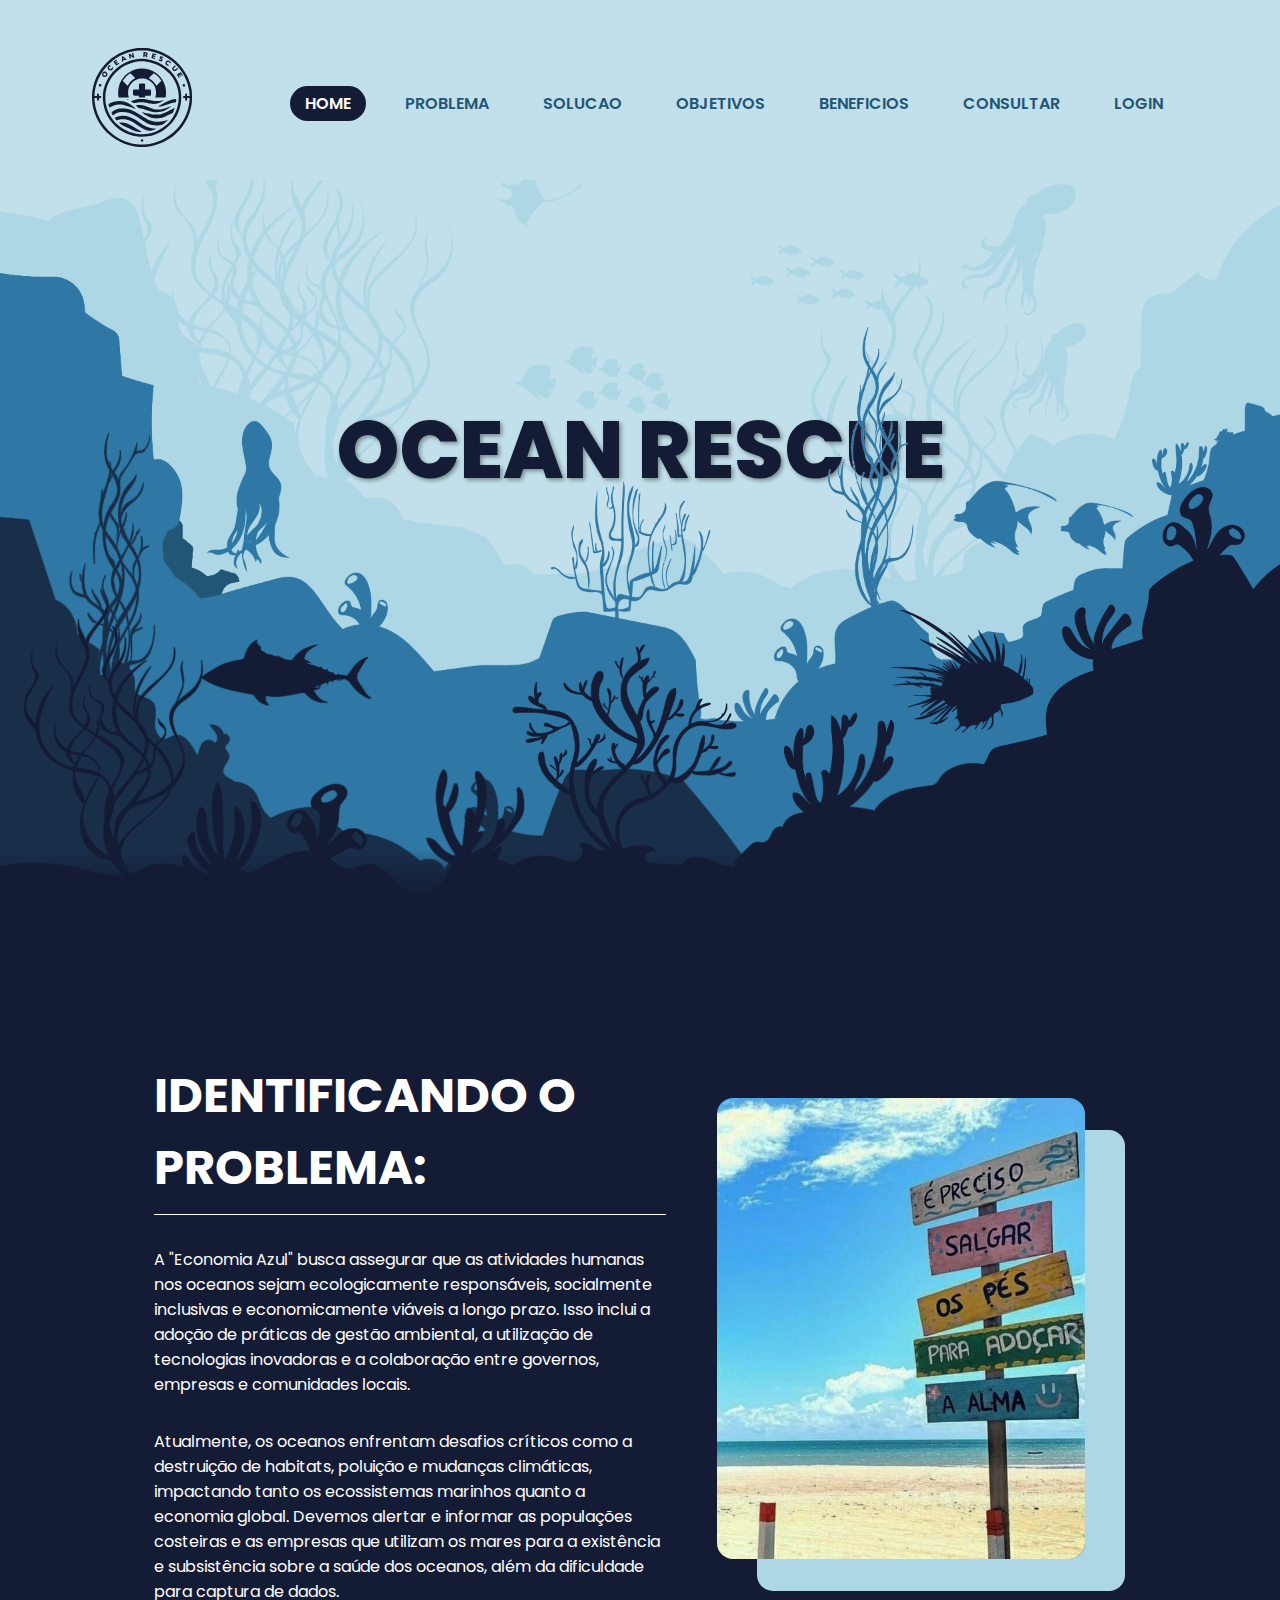
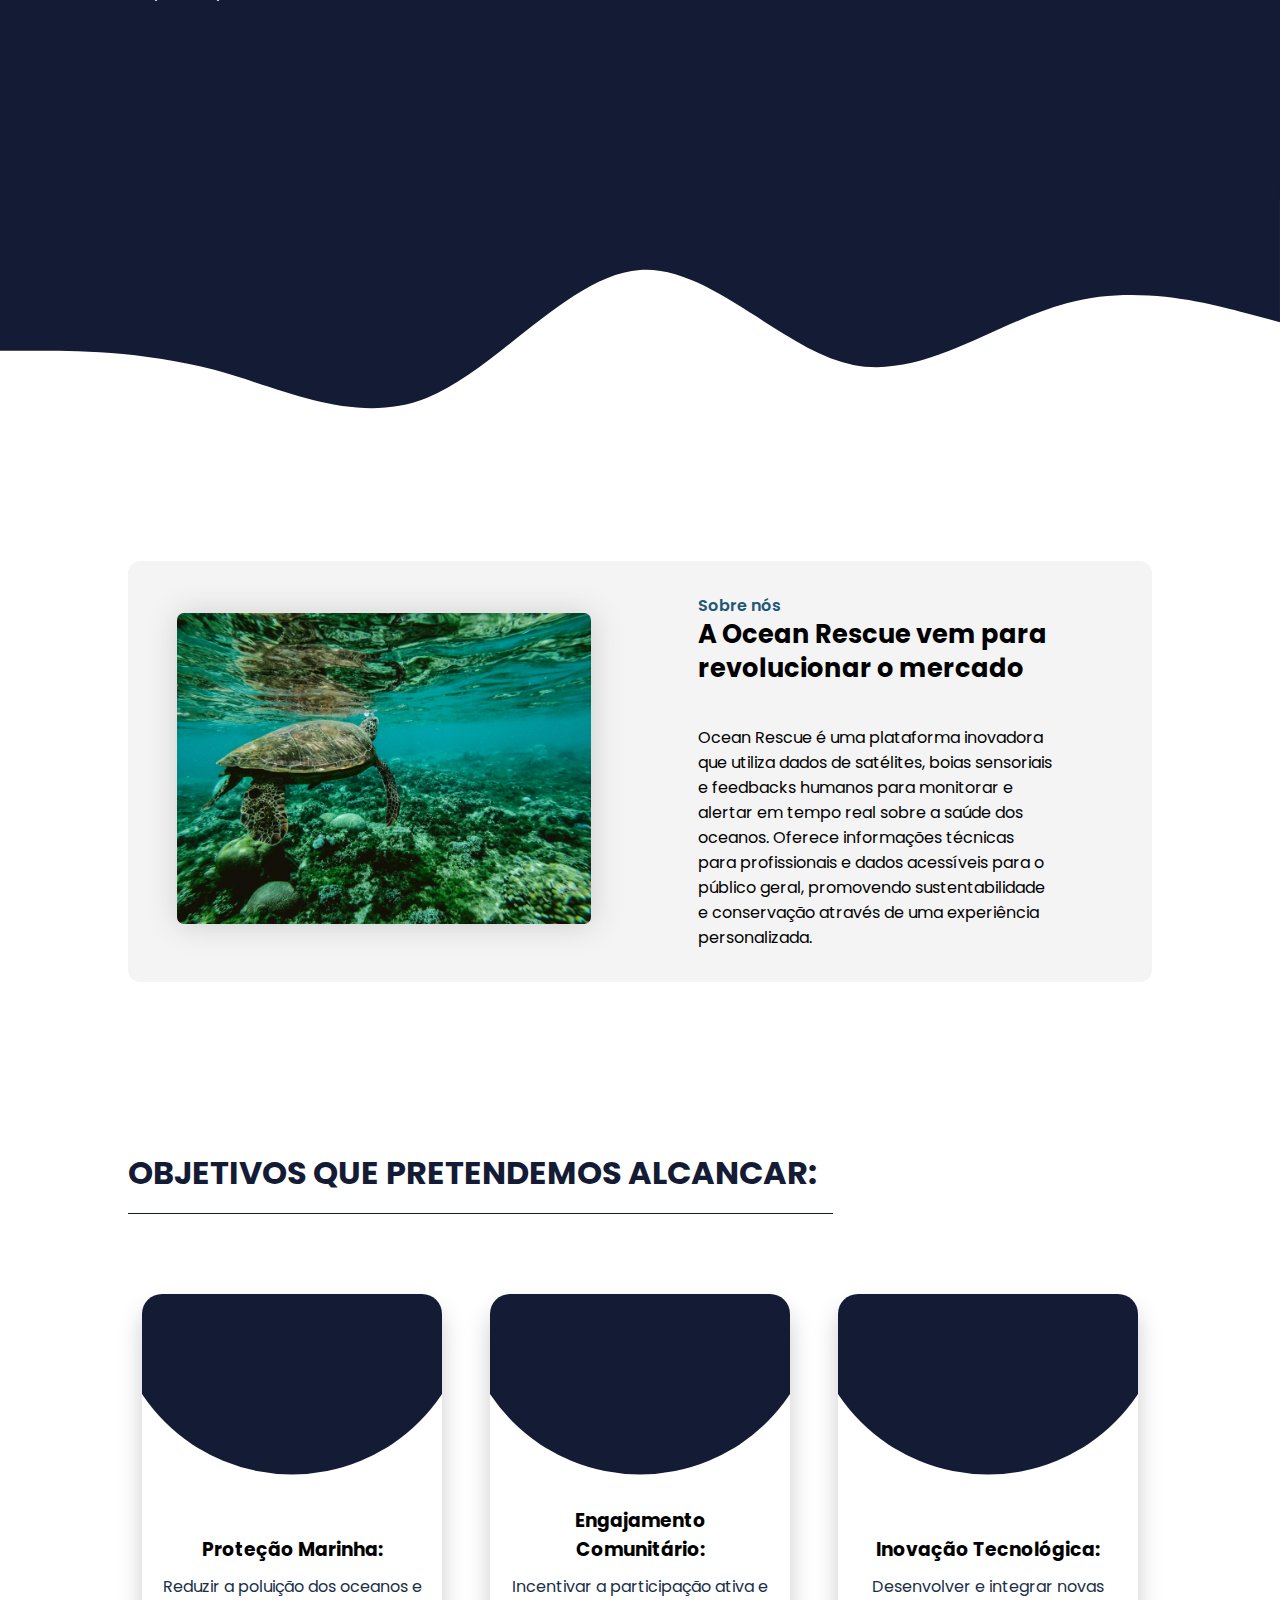
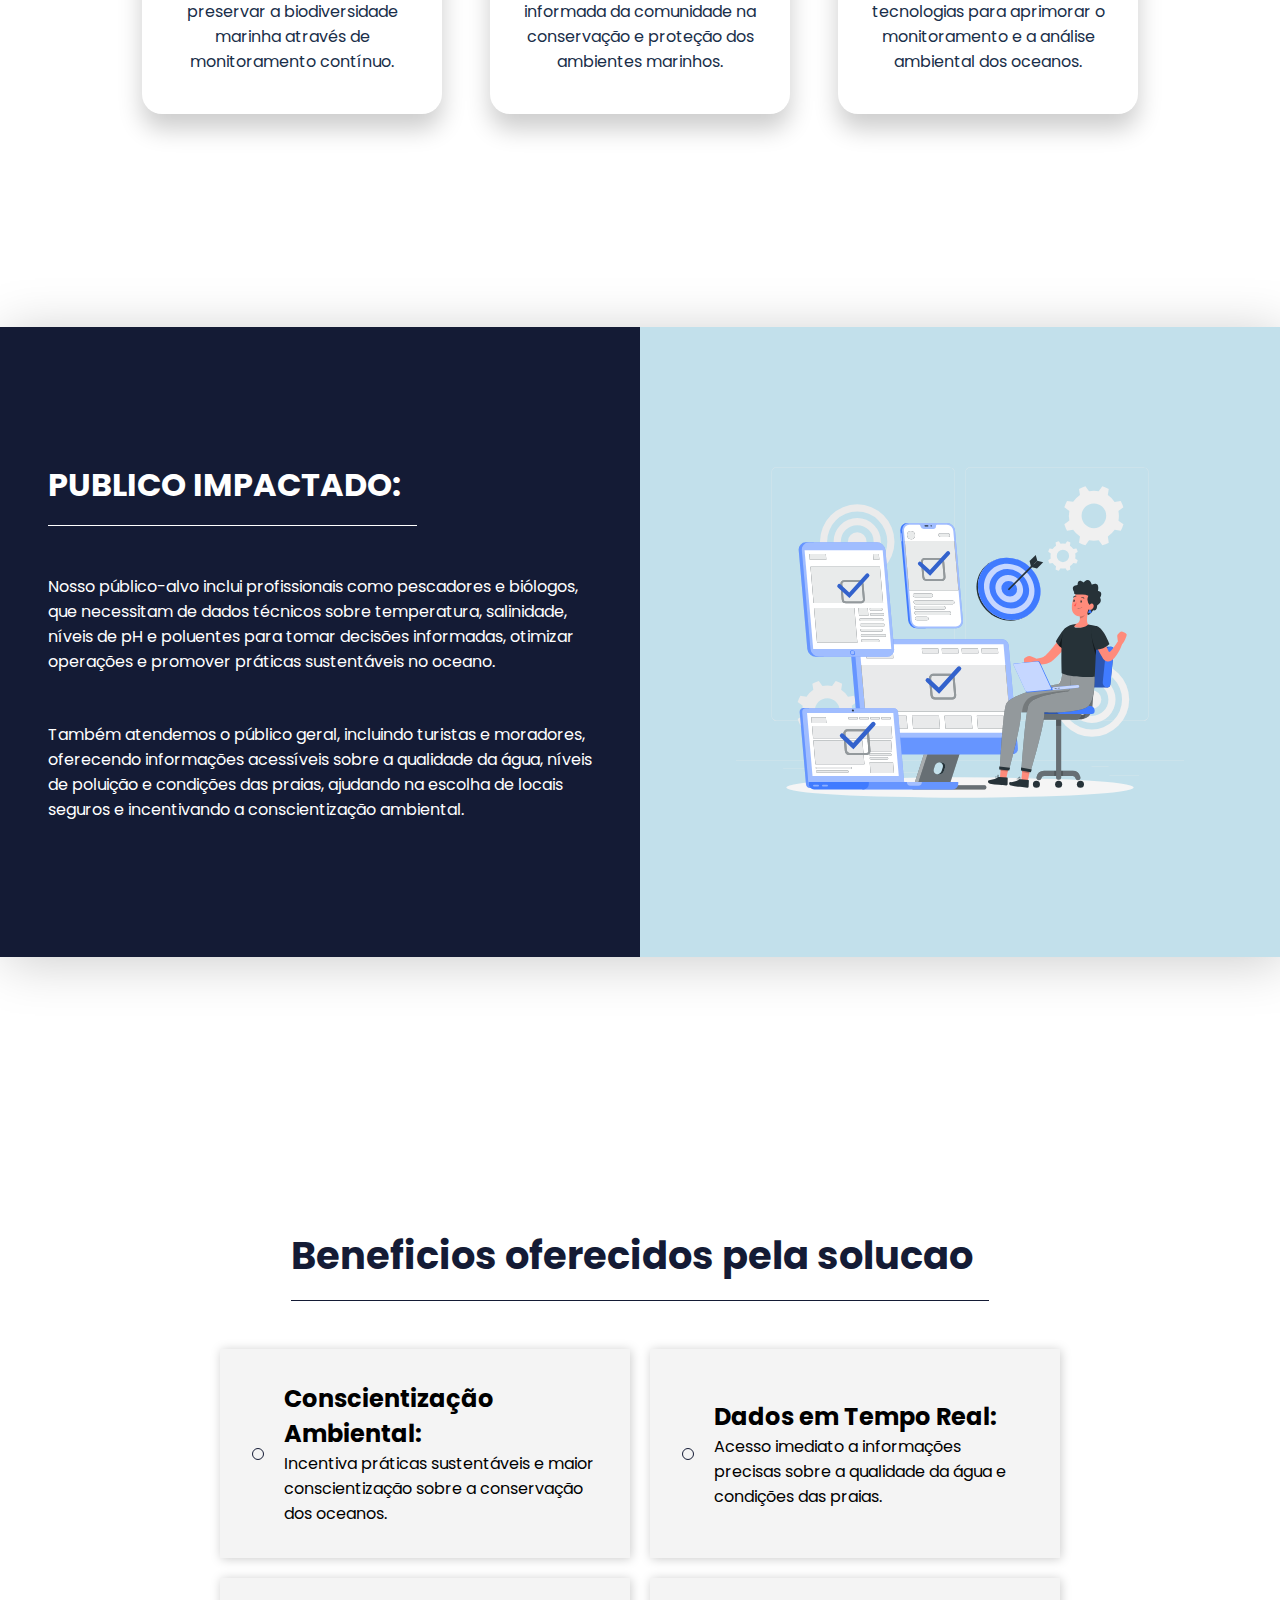
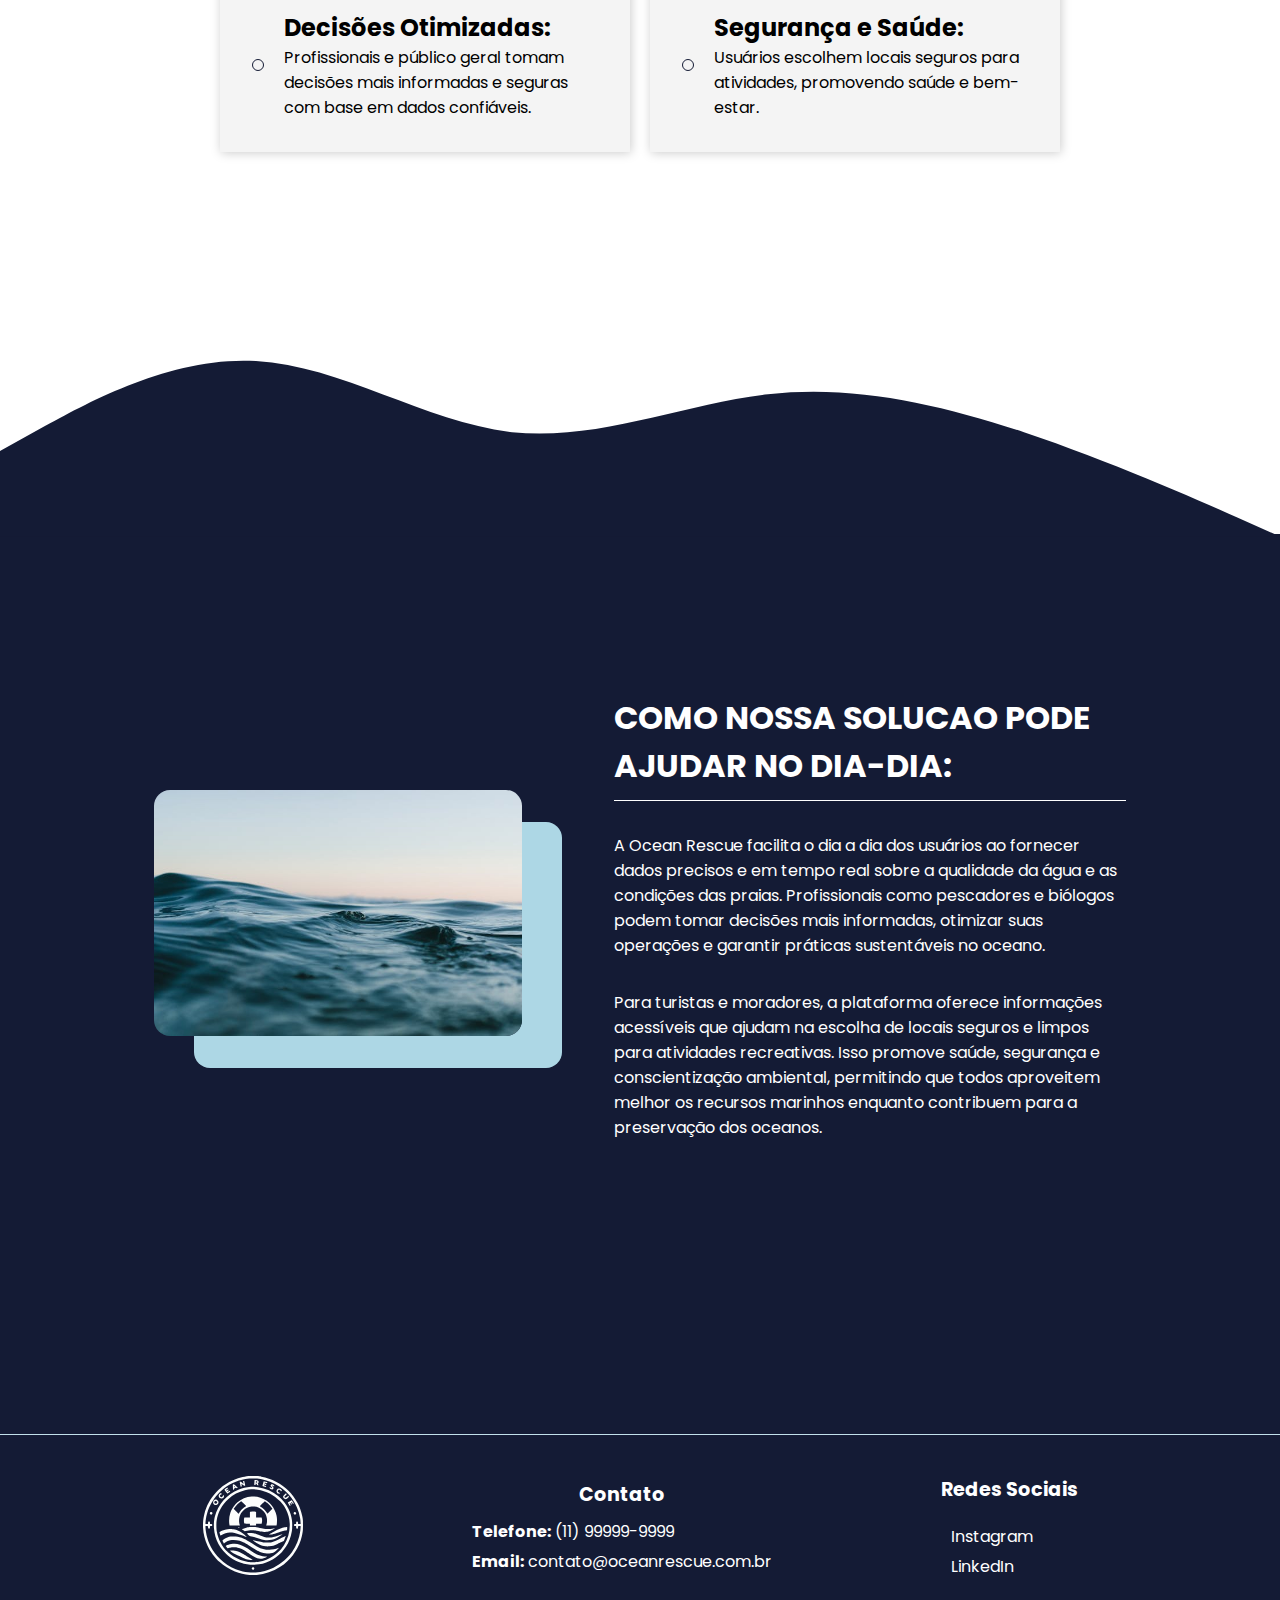
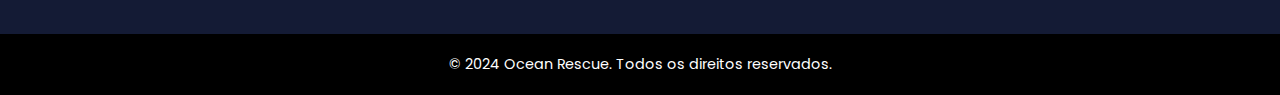
<file: index.html>
<!DOCTYPE html>
<html lang="pt-br">

<head>
    <meta charset="UTF-8">
    <meta name="viewport" content="width=device-width, initial-scale=1.0">
    <title>Ocean Rescue - Home</title>
    <link rel="stylesheet" href="css/style.css">
    <!-- Font Awesome -->
    <link rel="stylesheet" href="https://cdnjs.cloudflare.com/ajax/libs/font-awesome/6.5.2/css/all.min.css"
        integrity="sha512-SnH5WK+bZxgPHs44uWIX+LLJAJ9/2PkPKZ5QiAj6Ta86w+fsb2TkcmfRyVX3pBnMFcV7oQPJkl9QevSCWr3W6A=="
        crossorigin="anonymous" referrerpolicy="no-referrer" />
</head>

<body>
    <header>
        <h2 class="nav-logo"><img src="./img/logo.svg" alt="Logo da Ocean Rescue"></h2>
        <nav class="navigation">
            <a href="#" class="active">HOME</a>
            <a href="#problema">PROBLEMA</a>
            <a href="#solucao">SOLUCAO</a>
            <a href="#objetivos">OBJETIVOS</a>
            <a href="#beneficios">BENEFICIOS</a>
            <a href="./pages/consulta.html">CONSULTAR</a>
            <a href="./pages/login.html">LOGIN</a>
        </nav>
    </header>

    <section id="parallax">
        <img src="./img/parallax-1.png" id="parallax1">
        <img src="./img/parallax-2.png" id="parallax2">
        <h2 id="parallax-text">OCEAN RESCUE</h2>
        <img src="./img/parallax-3.png" id="parallax3">
        <img src="./img/parallax-4.png" id="parallax4">
        <img src="./img/parallax-5.png" id="fish-top">
        <img src="./img/parallax-6.png" id="fish-right">
        <img src="./img/parallax-7.png" id="fish-left">
    </section>

    <section id="problema">
        <div class="problema">
            <div class="problema-container">
                <div class="problema-text">
                    <h3>IDENTIFICANDO O PROBLEMA:</h3>
                    <p>
                        A "Economia Azul" busca assegurar que as atividades humanas nos oceanos sejam ecologicamente
                        responsáveis, socialmente inclusivas e economicamente viáveis a longo prazo. Isso inclui a
                        adoção de
                        práticas de gestão ambiental, a utilização de tecnologias inovadoras e a colaboração entre
                        governos,
                        empresas e comunidades locais.
                    </p>
                    <p>
                        Atualmente, os oceanos enfrentam desafios críticos como a destruição de habitats, poluição e
                        mudanças climáticas, impactando tanto os ecossistemas marinhos quanto a economia global. Devemos
                        alertar e informar as populações costeiras e as empresas que utilizam os mares para a existência
                        e
                        subsistência sobre a saúde dos oceanos, além da dificuldade para captura de dados.
                    </p>
                </div>
                <div class="problema-photo">
                    <img src="./img/Praia1.png" alt="Imagem meu uma praia em um dia ensolarado">
                </div>
            </div>
        </div>
        <svg xmlns="http://www.w3.org/2000/svg" viewBox="0 0 1440 320">
            <path fill="#141b35" fill-opacity="1"
                d="M0,192L40,192C80,192,160,192,240,213.3C320,235,400,277,480,245.3C560,213,640,107,720,101.3C800,96,880,192,960,208C1040,224,1120,160,1200,138.7C1280,117,1360,139,1400,149.3L1440,160L1440,0L1400,0C1360,0,1280,0,1200,0C1120,0,1040,0,960,0C880,0,800,0,720,0C640,0,560,0,480,0C400,0,320,0,240,0C160,0,80,0,40,0L0,0Z">
            </path>
        </svg>
    </section>

    <section class="solucao" id="solucao">
        <div class="solucao-container">
            <div class="solucao-photo">
                <img src="./img/foto-sobre.jpg" alt="Foto de um tartaruga nadando no mar">
            </div>
            <div class="solucao-text">
                <h4>Sobre nós</h4>
                <h3>A Ocean Rescue vem para revolucionar o mercado</h3>
                <p>Ocean Rescue é uma plataforma inovadora que utiliza dados de satélites, boias sensoriais e feedbacks
                    humanos para monitorar e alertar em tempo real sobre a saúde dos oceanos. Oferece informações
                    técnicas para profissionais e dados acessíveis para o público geral, promovendo sustentabilidade e
                    conservação através de uma experiência personalizada.</p>
            </div>
        </div>
    </section>

    <!-- Cards -->
    <section class="cards" id="objetivos">
        <div class="cards-container">
            <h2 class="cards-title">OBJETIVOS QUE PRETENDEMOS ALCANCAR:</h2>
            <div class="cards-list">
                <!-- 1o. card -->
                <div class="card">
                    <div class="card-icon">
                        <i class="fa-solid fa-satellite-dish"></i>
                    </div>
                    <div class="content">
                        <h3>Proteção Marinha:</h3>
                        <p>Reduzir a poluição dos oceanos e preservar a biodiversidade marinha através de monitoramento
                            contínuo.</p>
                    </div>
                </div>
                <!-- fim 1o. card -->
                <!-- 2o. card -->
                <div class="card">
                    <div class="card-icon">
                        <i class="fa-solid fa-database"></i>
                    </div>
                    <div class="content">
                        <h3>Engajamento Comunitário:</h3>
                        <p>Incentivar a participação ativa e informada da comunidade na conservação e proteção dos
                            ambientes marinhos.</p>
                    </div>
                </div>
                <!-- fim 2o. card -->
                <!-- 3o. card -->
                <div class="card">
                    <div class="card-icon">
                        <i class="fa-solid fa-vr-cardboard"></i>
                    </div>
                    <div class="content">
                        <h3>Inovação Tecnológica:</h3>
                        <p>Desenvolver e integrar novas tecnologias para aprimorar o monitoramento e a análise ambiental
                            dos oceanos.</p>
                    </div>
                </div>
                <!-- fim 3o. card -->
            </div>
        </div>
    </section>
    <!-- Fim Cards -->

    <section id="publico">
        <div class="publico-container">
            <div class="publico-text">
                <h3>PUBLICO IMPACTADO:</h3>
                <p>Nosso público-alvo inclui profissionais como pescadores e biólogos, que necessitam de dados técnicos
                    sobre temperatura, salinidade, níveis de pH e poluentes para tomar decisões informadas, otimizar
                    operações e promover práticas sustentáveis no oceano.
                </p>
                <p>Também atendemos o público geral, incluindo turistas e moradores, oferecendo informações acessíveis
                    sobre a qualidade da água, níveis de poluição e condições das praias, ajudando na escolha de locais
                    seguros e incentivando a conscientização ambiental.
                </p>
            </div>
            <div class="publico-photo">
                <img src="./img/targeting-rafiki.svg" alt="Imagem do mar em uma final de tarde">
            </div>
        </div>
    </section>

    <section id="beneficios">
        <div class="beneficios-container">
            <h3>Beneficios oferecidos pela solucao</h3>
            <div class="beneficios-topicos">
                <!-- 1o Topico -->
                <div class="topico">
                    <i class="fa-solid fa-check"></i>
                    <div>
                        <h2>Conscientização Ambiental:</h2>
                        <p>Incentiva práticas sustentáveis e maior conscientização sobre a conservação dos oceanos.</p>
                    </div>
                </div>
                <!-- fim 1o Topico -->
                <!-- 2o Topico -->
                <div class="topico">
                    <i class="fa-solid fa-check"></i>
                    <div>
                        <h2>Dados em Tempo Real:</h2>
                        <p>Acesso imediato a informações precisas sobre a qualidade da água e condições das praias. </p>
                    </div>
                </div>
                <!-- fim 2o Topico -->
                <!-- 3o Topico -->
                <div class="topico">
                    <i class="fa-solid fa-check"></i>
                    <div>
                        <h2>Decisões Otimizadas:</h2>
                        <p>Profissionais e público geral tomam decisões mais informadas e seguras com base em dados
                            confiáveis.</p>
                    </div>
                </div>
                <!-- fim 3o Topico -->
                <!-- 4o Topico -->
                <div class="topico">
                    <i class="fa-solid fa-check"></i>
                    <div>
                        <h2>Segurança e Saúde:</h2>
                        <p>Usuários escolhem locais seguros para atividades, promovendo saúde e bem-estar.</p>
                    </div>
                </div>
                <!-- fim 4o Topico -->
            </div>
        </div>
    </section>

    <section id="ajuda">
        <svg xmlns="http://www.w3.org/2000/svg" viewBox="0 0 1440 320">
            <path fill="#141b35" fill-opacity="1"
                d="M0,224L48,197.3C96,171,192,117,288,122.7C384,128,480,192,576,202.7C672,213,768,171,864,160C960,149,1056,171,1152,202.7C1248,235,1344,277,1392,298.7L1440,320L1440,320L1392,320C1344,320,1248,320,1152,320C1056,320,960,320,864,320C768,320,672,320,576,320C480,320,384,320,288,320C192,320,96,320,48,320L0,320Z">
            </path>
        </svg>
        <div class="problema">
            <div class="problema-container">
                <div class="problema-photo">
                    <img src="./img/ocean.jpg" alt="Imagem meu uma praia em um dia ensolarado">
                </div>
                <div class="problema-text">
                    <h3>COMO NOSSA SOLUCAO PODE AJUDAR NO DIA-DIA:</h3>
                    <p>
                        A Ocean Rescue facilita o dia a dia dos usuários ao fornecer dados precisos e em tempo real
                        sobre a qualidade da água e as condições das praias. Profissionais como pescadores e biólogos
                        podem tomar decisões mais informadas, otimizar suas operações e garantir práticas sustentáveis
                        no oceano.
                    </p>
                    <p>
                        Para turistas e moradores, a plataforma oferece informações acessíveis que ajudam na escolha de
                        locais seguros e limpos para atividades recreativas. Isso promove saúde, segurança e
                        conscientização ambiental, permitindo que todos aproveitem melhor os recursos marinhos enquanto
                        contribuem para a preservação dos oceanos.
                    </p>
                </div>
            </div>
        </div>
    </section>

    <!-- Footer -->
    <footer class="footer" id="contato">
        <div class="footer-content">
            <div class="footer-logo">
                <img src="./img/logo-light.svg" alt="Logo da Ocean Rescue">
            </div>
            <div class="footer-contact">
                <h3>Contato</h3>
                <p><strong>Telefone:</strong> (11) 99999-9999</p>
                <p><strong>Email:</strong> contato@oceanrescue.com.br</p>
            </div>
            <div class="footer-social">
                <h3>Redes Sociais</h3>
                <a href="#" target="_blank">
                    <i class="fa-brands fa-linkedin .social-icon"></i> Instagram
                </a>
                <a href="#" target="_blank">
                    <i class="fa-brands fa-instagram .social-icon"></i> LinkedIn
                </a>
            </div>
        </div>
        <div class="footer-bottom">
            <p>&copy; 2024 Ocean Rescue. Todos os direitos reservados.</p>
        </div>
    </footer>
    <!-- Fim Footer -->
    <script src="./js/script.js"></script>
</body>

</html>
</file>
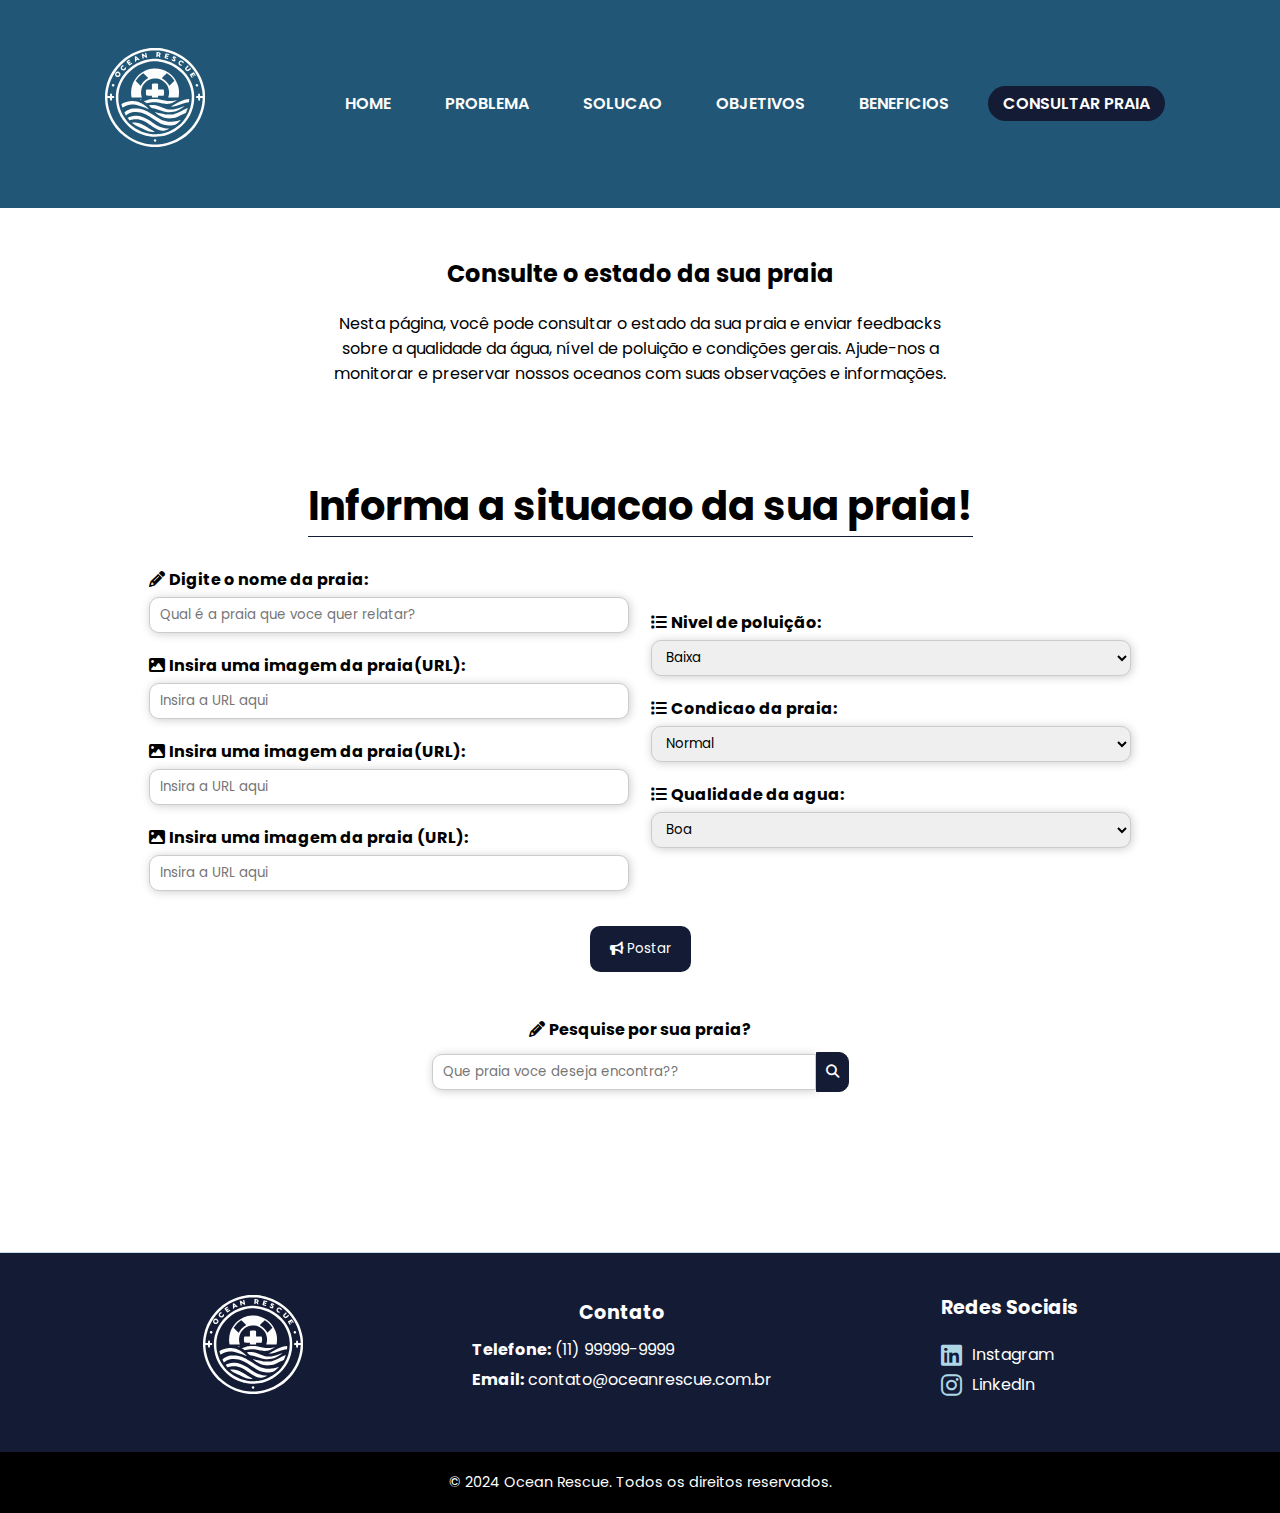
<file: pages/consulta.html>
<!DOCTYPE html>
<html lang="pt-br">

<head>
    <meta charset="UTF-8">
    <meta name="viewport" content="width=device-width, initial-scale=1.0">
    <title>Ocean Rescue - Consulta Praia</title>
    <link rel="stylesheet" href="../css/style.css">
    <link rel="stylesheet" href="https://cdnjs.cloudflare.com/ajax/libs/font-awesome/6.5.2/css/all.min.css">
</head>

<body>
    <div class="container-consulta">
        <header>
            <h2 class="nav-logo"><img src="../img/logo-light.svg" alt="Logo da Ocean Rescue"></h2>
            <nav class="navigation">
                <a href="../index.html">HOME</a>
                <a href="../index.html#problema">PROBLEMA</a>
                <a href="../index.html#solucao">SOLUCAO</a>
                <a href="../index.html#objetivos">OBJETIVOS</a>
                <a href="../index.html#beneficios">BENEFICIOS</a>
                <a href="#" class="active">CONSULTAR PRAIA</a>
            </nav>
        </header>

        <section id="consulta-info">
            <div class="container-info">
                <h2>Consulte o estado da sua praia</h2>
                <p>Nesta página, você pode consultar o estado da sua praia e enviar feedbacks sobre a qualidade da água,
                    nível de poluição e condições gerais. Ajude-nos a monitorar e preservar nossos oceanos com suas
                    observações e informações.</p>
            </div>
        </section>

        <section class="section-formulario">
            <form class="container-formulario" data-form>
                <h3>Informa a situacao da sua praia!</h3>
                <div class="row-container">
                    <div>
                        <!-- Input Nome da praia -->
                        <div class="container-inputs">
                            <label for="Nome"><i class="fa-solid fa-pencil"></i> <strong>Digite o nome da
                                    praia:</strong></label>
                            <input type="text" name="Nome" data-nome placeholder="Qual é a praia que voce quer relatar?"
                                required>
                        </div>
                        <!-- Input Imagem da praia -->
                        <div class="container-inputs">
                            <label for="imagem1"><i class="fa-solid fa-image"></i> <strong>Insira uma imagem da
                                    praia(URL):</strong></label>
                            <input type="text" name="imagem1" data-imagem placeholder="Insira a URL aqui" required>
                        </div>
                        <!-- Input Imagem da praia -->
                        <div class="container-inputs">
                            <label for="imagem2"><i class="fa-solid fa-image"></i> <strong>Insira uma imagem da
                                    praia(URL):</strong></label>
                            <input type="text" name="imagem2" data-imagem placeholder="Insira a URL aqui">
                        </div>
                        <!-- Input Imagem da praia -->
                        <div class="container-inputs">
                            <label for="imagem3"><i class="fa-solid fa-image"></i> <strong>Insira uma imagem da praia
                                    (URL):</strong></label>
                            <input type="text" name="imagem3" data-imagem placeholder="Insira a URL aqui">
                        </div>
                    </div>
        
                    <div>
                        <div class="container-inputs">
                            <label for="poluicao"><i class="fa-solid fa-list"></i> <strong>Nivel de poluição:</strong></label>
                            <select name="poluicao" data-poluicao>
                                <option value="Baixa">Baixa</option>
                                <option value="Alta">Alta</option>
                                <option value="Muito Alta">Muito Alta</option>
                            </select>
                        </div>
                        <!-- Select Condicao da praia -->
                        <div class="container-inputs">
                            <label for="condicao"><i class="fa-solid fa-list"></i> <strong>Condicao da praia:</strong></label>
                            <select name="condicao" data-condicao>
                                <option value="Normal">Normal</option>
                                <option value="Boa">Boa</option>
                                <option value="Ruim">Ruim</option>
                            </select>
                        </div>
                        <!-- Select Qualidade das aguas -->
                        <div class="container-inputs">
                            <label for="qualidade"><i class="fa-solid fa-list"></i> <strong>Qualidade da agua:</strong></label>
                            <select name="qualidade" data-qualidade>
                                <option value="Boa">Boa</option>
                                <option value="Ruim">Ruim</option>
                                <option value="Muito Ruim">Muito Ruim</option>
                            </select>
                        </div>
                    </div>
                </div>

                <!-- Select Nivel de poluicao -->
                <button type="submit" class="btn-consulta" data-button><i class="fa-solid fa-bullhorn"></i> Postar</button>
            </form>
        </section>


        <section class="section-posts">
            <div class="container-filter">
                <label for="Nome"><i class="fa-solid fa-pencil"></i> <strong>Pesquise por sua praia?</strong></label>
                <div>
                    <input type="text" name="Nome" data-pesquisa placeholder="Que praia voce deseja encontra??">
                    <button data-botaoPesquisa><i class="fas fa-search"></i></button>
                </div>
            </div>
            <div class="exibir-praias">
                <!-- <div class="objeto-carrosel">
                    <h2>Titulo</h2>
                    <div class="carrosel">
                        <button id="prev-img"><</button>
                        <div class="container-carrosel">
                            <div class="container-images" id="images">
                                <img src="./imgs/1.gif" alt="">
                                <img src="./imgs/2.png" alt="">
                                <img src="./imgs/3.png" alt="">
                            </div>
                        </div>
                        <button id="next-img">></button>
                    </div>
                    <p>Poluicao</p>
                    <p>Condicao</p>
                    <p>Qualidade</p>
                    <p>Data</p>
                    <div class="container-btns">
                        <button>Edit</button>
                        <button>Delete</button>
                    </div>
                </div> -->
            </div>
        </section>

        <!-- Footer -->
        <footer class="footer" id="contato">
            <div class="footer-content">
                <div class="footer-logo">
                    <img src="../img/logo-light.svg" alt="Logo da Ocean Rescue">
                </div>
                <div class="footer-contact">
                    <h3>Contato</h3>
                    <p><strong>Telefone:</strong> (11) 99999-9999</p>
                    <p><strong>Email:</strong> contato@oceanrescue.com.br</p>
                </div>
                <div class="footer-social">
                    <h3>Redes Sociais</h3>
                    <a href="#" target="_blank">
                        <i class="fa-brands fa-linkedin .social-icon"></i> Instagram
                    </a>
                    <a href="#" target="_blank">
                        <i class="fa-brands fa-instagram .social-icon"></i> LinkedIn
                    </a>
                </div>
            </div>
            <div class="footer-bottom">
                <p>&copy; 2024 Ocean Rescue. Todos os direitos reservados.</p>
            </div>
        </footer>
        <!-- Fim Footer -->
    </div>

    <script src="../js/consultar.js"></script>
</body>

</html>
</file>
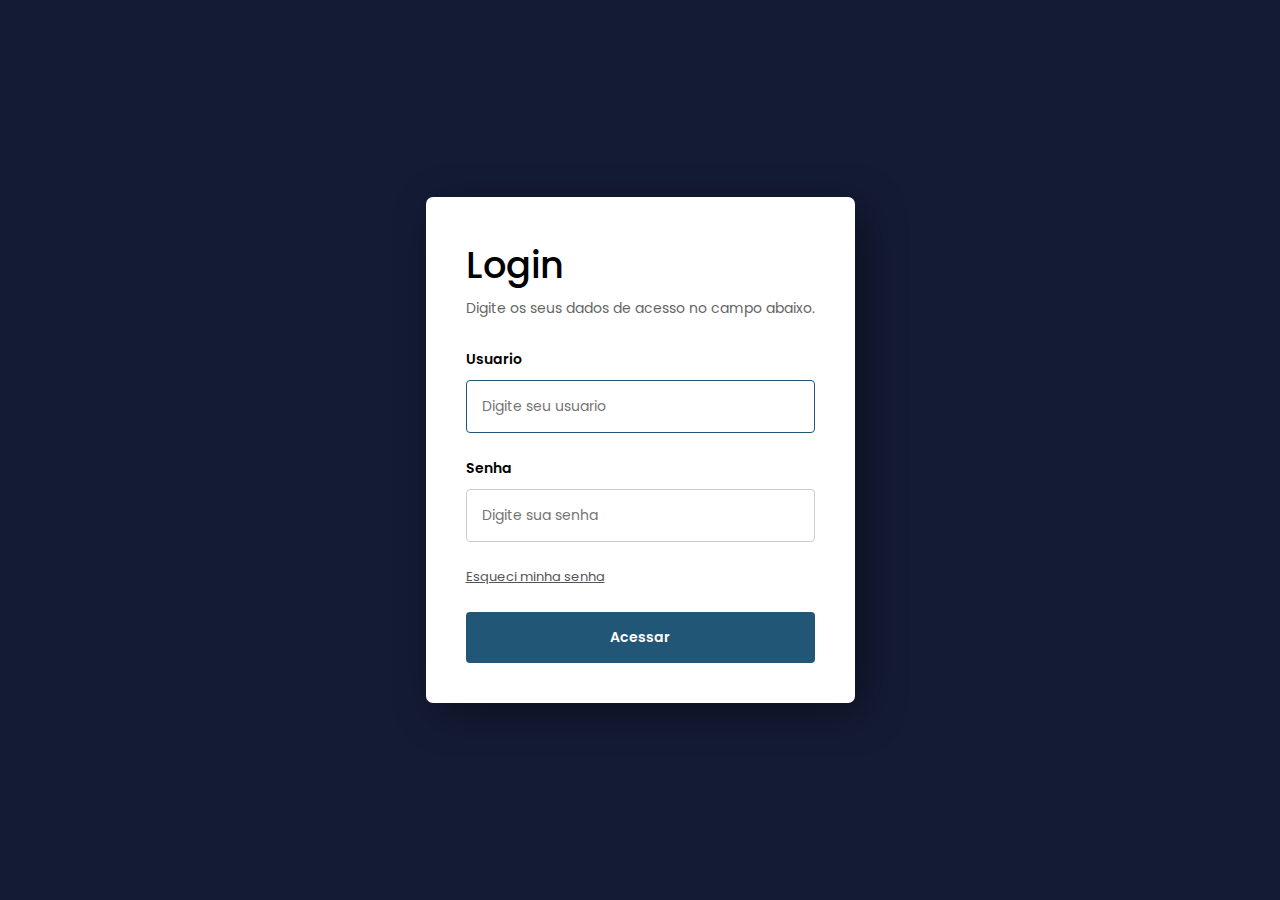
<file: pages/login.html>
<!DOCTYPE html>
<html lang="pt-br">
<head>
    <meta charset="UTF-8">
    <meta name="viewport" content="width=device-width, initial-scale=1.0">
    <title>Ocean Rescue - Login</title>
    <link rel="stylesheet" href="../css/style.css">
</head>
<body>
    <div class="page">
        <form method="POST" class="formLogin" data-form>
            <h1>Login</h1>
            <p>Digite os seus dados de acesso no campo abaixo.</p>
            <label for="text">Usuario</label>
            <input type="text" placeholder="Digite seu usuario" autofocus="true" data-usuario required/>
            <label for="password">Senha</label>
            <input type="password" placeholder="Digite sua senha" data-senha required/>
            <a href="/">Esqueci minha senha</a>
            <input type="submit" value="Acessar" class="btn-login" data-botao/>
        </form>
    </div>
    <script src="../js/login.js"></script>
</body>
</html>
</file>
<file: css/style.css>
@import url('https://fonts.googleapis.com/css2?family=Poppins&display=swap');

:root {
    --background-body-darkest: #141b35;
    --background-body-dark: #192e49;
    --background-body-medium: #215676;
    --background-body-light: #add7e5;
    --background-body-lightest: #c2e0eb;
    --color-black: #000;
    --color-white: #fff;
    --transition: .4s;
}

* {
    font-family: "Poppins", sans-serif;
    padding: 0;
    margin: 0;
    box-sizing: border-box;
}

html {
    scroll-behavior: smooth;
}

body {
    min-height: 100vh;
}

/* ======== cabecalho ======== */

header {
    position: absolute;
    top: 0;
    left: 0;
    width: 100%;
    display: flex;
    justify-content: space-around;
    align-items: center;
    padding: 3em;
    z-index: 100;
}

.nav-logo {
    font-size: 2em;
    color: var(--background-body-darkest);
    pointer-events: none;
}

.navigation a {
    text-decoration: none;
    color: var(--background-body-medium);
    padding: 6px 15px;
    border-radius: 20px;
    margin: 0 10px;
    font-weight: 600;
    transition: var(--transition);
}

.navigation a:hover,
.navigation a.active {
    background-color: var(--background-body-darkest);
    color: white;
}

/* ======== fim cabecalho ======== */

/* ======== parallax ======== */

#parallax {
    position: relative;
    display: flex;
    justify-content: center;
    align-items: center;
    height: 100vh;
    overflow: hidden;
    background-color: var(--background-body-lightest);
}

#parallax-text {
    text-align: center;
    position: absolute;
    font-size: 5em;
    color: var(--background-body-darkest);
    font-weight: 800;
    text-shadow: 2px 2px 4px rgb(0, 0, 0, 0.4);
}

#parallax img {
    position: absolute;
    bottom: 0;
    left: 0;
    width: 100%;
    pointer-events: none;
}

#parallax::before {
    content: '';
    position: absolute;
    bottom: 0;
    width: 100%;
    height: 50px;
    background: linear-gradient(to top, var(--background-body-darkest), transparent);
    z-index: 1000;
}

/* ======== fim parallax ======== */

/* ======== problema ======== */

#problema {
    margin-bottom: 10vh;
}

#problema svg {
    margin-top: -20px;
}

.problema {
    width: 100%;
    min-height: 100vh;
    background-color: var(--background-body-darkest);
}

.problema-container {
    width: 80%;
    margin: 0 auto;
    display: flex;
    justify-content: center;
    align-items: center;
    padding: 10em 0;
}

.problema-text {
    width: 50%;
    color: var(--color-white);
    display: flex;
    margin: 0 auto;
    flex-direction: column;
    flex-wrap: wrap;
    gap: 2rem;

    p {
        font-size: clamp(1rem, 1vw, 30px)
    }
}

.problema-text h3 {
    font-size: 3em;
    padding-bottom: 10px;
    border-bottom: 1px solid var(--color-white);
}

.problema-photo {
    width: 40%;
    margin: 0 auto;
}

.problema-photo img {
    width: 90%;
    border-radius: 1rem;
    box-shadow: 2.5em 2em 0 0 var(--background-body-light);
}

/* ======== fim problema ======== */

/* ======== solucao ======== */

#solucao {
    margin-bottom: 10vh;
}

.solucao-container {
    width: 80%;
    height: 40%;
    margin: 50px auto;
    display: flex;
    align-items: center;
    justify-content: space-evenly;
    flex-wrap: wrap;
    background-color: #f4f4f4;
    border-radius: 12px;
}

.solucao-photo {
    width: 45%;
    margin: 50px auto;
    text-align: center;
}

.solucao-photo img {
    width: 90%;
    box-shadow: 1px 1px 30px #ccc;
    border-radius: 7px;
}

.solucao-text {
    width: 45%;
    margin: 0 auto;
    padding: 2em;
    display: flex;
    flex-direction: column;
    align-items: flex-start;
    justify-content: center;
    gap: 40px;
}

.solucao-text h4 {
    color: var(--background-body-medium);
    font-weight: 600;
    margin-bottom: -40px;
}

.solucao-text h3 {
    font-size: clamp(18px, 2vw, 35px);
    /* text-wrap: balance; */
    line-height: 1.3;
}

.solucao-text p {
    width: 90%;
}

/* ======== fim solucao ======== */

/* ======== cards ======== */

#objetivos {
    margin-bottom: 15vh;
}

.cards {
    min-height: 80vh;
    display: flex;
    align-items: center;
    justify-content: center;
}

.cards-container {
    width: 80%;
    margin: 0 auto;
}

.cards-container .cards-title {
    font-size: 2em;
    color: var(--background-body-darkest);
    padding: 0 1rem 1rem 0;
    border-bottom: 1px solid var(--background-body-darkest);
    width: fit-content;
    margin-bottom: 5rem;
}

.cards-list {
    display: grid;
    grid-template-columns: repeat(auto-fit, minmax(250px, 1fr));
    gap: 20px;
    justify-items: center;
}

.card {
    position: relative;
    width: 100%;
    max-width: 300px;
    height: 420px;
    background: var(--color-white);
    border-radius: 20px;
    overflow: hidden;
    box-shadow: 0 15px 25px rgba(0, 0, 0, 0.2);
    transition: 0.5s;
}

.card:hover {
    transform: scale(1.1);
}

.card .card-icon {
    position: relative;
    width: 100%;
    height: 100%;
    background: var(--background-body-darkest);
    clip-path: circle(180px at center 0);
    text-align: center;
}

.card .card-icon i {
    color: var(--color-white);
    font-size: 5em;
    padding: 30px 0;
}

.card .content {
    position: absolute;
    bottom: 20px;
    padding: 20px;
    page-break-after: 20px;
    text-align: center;
}

.card .content p {
    color: var(--background-body-dark);
    margin-top: 10px;
}

.card .content a {
    position: relative;
    display: inline-block;
    padding: 10px 20px;
    background: var(--background-body-darkest);
    color: var(--color-white);
    border-radius: 40px;
    text-decoration: none;
    margin-top: 20px;
}

/* ======== fim cards ======== */

/* ======== publico ======== */

#publico {
    min-height: 100vh;
}

.publico-container {
    height: 70vh;
    background-color: var(--background-body-lightest);
    display: flex;
    align-items: center;
    box-shadow: 5px 5px 50px #ccc;
}

.publico-text {
    height: 70vh;
    width: 50%;
    display: flex;
    flex-direction: column;
    align-items: flex-start;
    justify-content: center;
    gap: 3em;
    padding: 3em;
    background-color: var(--background-body-darkest);

    p {
        color: var(--color-white);
        font-size: clamp(1rem, 1vw, 30px);
    }
}

.publico-text h3 {
    font-size: 2em;
    color: var(--color-white);
    padding: 0 1rem 1rem 0;
    border-bottom: 1px solid var(--color-white);
}

.publico-photo {
    width: 50%;
    display: flex;
    justify-content: center;
    align-items: center;
}

.publico-photo img {
    width: 70%;
}


/* ======== fim publico ======== */

/* ======== beneficios ======== */

#beneficios {
    margin-bottom: 10vh;
}

.beneficios-container {
    display: flex;
    flex-direction: column;
    align-items: center;
    margin: 0 auto;
}

.beneficios-container h3 {
    font-size: 3vw;
    text-align: center;
    color: var(--background-body-darkest);
    padding: 0 1rem 1rem 0;
    border-bottom: 1px solid var(--background-body-darkest);
    margin-bottom: 1em;
}

.beneficios-topicos {
    width: 80%;
    display: flex;
    flex-direction: row;
    flex-wrap: wrap;
    justify-content: center;
    align-items: stretch;
}

.topico {
    width: 40%;
    display: flex;
    align-items: center;
    gap: 20px;
    background-color: #f4f4f4;
    padding: 2rem;
    margin: 10px;
    box-shadow: 1px 1px 10px #ccc;
    transition: var(--transition);
}

.topico:hover {
    transform: scale(1.05);
}

.topico i {
    border: 1px solid var(--background-body-darkest);
    border-radius: 50%;
    padding: 5px;
}


/* ======== fim beneficios ======== */

/* ======== ajuda ======== */

#ajuda svg {
    margin-bottom: -10px;
}

#ajuda .problema-text h3 {
    font-size: 2em;
}

/* ======== fim ajuda ======== */


/* ======== footer ======== */

.footer {
    border-top: 1px solid var(--background-body-lightest);
    width: 100%;
    /* background-color: #f4f4f4; */
    background-color: var(--background-body-darkest);
    color: var(--color-white);
    padding-top: 40px;
    text-align: center;
}

.footer-content {
    width: 80%;
    margin: 0 auto;
    display: flex;
    justify-content: space-around;
    align-items: center;
    flex-wrap: wrap;
    gap: 20px;
    margin-bottom: 50px;
}

.footer-logo img {
    width: 100px;
}

.footer-logo h3 {
    margin-top: 20px;
    color: #000000;
}

.footer-contact,
.footer-social {
    text-align: left;
}

.footer-contact h3,
.footer-social h3 {
    text-align: center;
    margin-bottom: 10px;
    font-size: 1.2rem;
}

.footer-social h3 {
    margin-bottom: 20px;
}

.footer-contact p,
.footer-social a {
    margin: 5px 0;
    font-size: 1rem;
}

.footer-social a {
    text-decoration: none;
    color: var(--color-white);
    display: flex;
    align-items: center;
    gap: 10px;
    transition: color var(--transition);
}

.footer-social i {
    font-size: 1.5em;
    color: var(--background-body-light);
}

.footer-social a:hover {
    color: var(--background-body-medium);
}

.footer-social .social-icon {
    width: 20px;
    height: 20px;
    transition: filter var(--transition);
}

.footer-social a:hover .social-icon {
    filter: brightness(0.8);
}

.footer-bottom {
    width: 100%;
    background-color: var(--color-black);
    padding: 20px 0;
}

.footer-bottom p {
    font-size: 0.9rem;
}

/* ======== fim footer ======== */

/* ======== TELA DE CONSULTA ======== */

.btn {
    width: 7em;
    height: 4vh;
    border-radius: 5px;
    border: none;
    background-color: var(--cor-principal);
    color: var(--cor-light);
    font-size: 1em;
    cursor: pointer;
}

/* ======== cabecalho dessa tela ======== */

.container-consulta header {
    position: relative;
    background-color: var(--background-body-medium);
}

.container-consulta .navigation a {
    color: var(--color-white);
}

.nav-logo img {
    width: 100px
}

/* ======== fim cabecalho dessa tela ======== */

/* ======== informacoes ======== */

.container-info {
    width: 50%;
    margin: 3em auto;
    text-align: center;
    display: flex;
    flex-direction: column;
    gap: 20px;
}

/* ======== fim informacoes ======== */



/* ======== formulario ======== */

.section-formulario {
    margin-top: 10vh;
}

.container-formulario {
    display: flex;
    flex-direction: column;
    align-items: center;
    justify-content: center;
    gap: 15px;
    width: 80%;
    margin: 0 auto;
}

.container-formulario h3 {
    font-size: 2.5em;
    margin-bottom: 15px;
    border-bottom: 1px solid var(--background-body-darkest);
    text-align: center;
}

.row-container {
    width: 100%;
    display: flex;
    flex-wrap: wrap;
    justify-content: space-evenly;
    align-items: center;
    margin: 0 auto;
}

.container-inputs {
    display: flex;
    flex-direction: column;
    justify-content: flex-start;
    width: 30em;
    margin-bottom: 20px;

    input,
    select {
        margin-top: 5px;
        width: 100%;
        height: 4vh;
        border: 1px solid #ccc;
        border-radius: 10px;
        padding: 0 10px;
        box-shadow: 1px 1px 10px #ccc;
    }
}

/* ======== fim formulario ======== */


/* ======== posts ======== */

.btn-consulta {
    background-color: var(--background-body-darkest);
    color: var(--color-white);
    padding: 1em 1.5em;
    border-radius: 10px;
    border: none;
}

.section-posts {
    margin-top: 5vh;
}

.container-filter {
    display: flex;
    flex-direction: column;
    align-items: center;
    justify-content: center;

    & input {
        width: 30vw;
        height: 4vh;
        border: 1px solid #ccc;
        border-radius: 10px 0 0 10px;
        padding: 0 10px;
        box-shadow: 1px 1px 10px #ccc;
    }

    div {
        display: flex;
        align-items: center;
        margin-top: 10px;
    }

    button {
        background-color: var(--background-body-darkest);
        color: var(--color-white);
        border: 1px solid var(--background-body-darkest);
        border-radius: 0 10px 10px 0;
        padding: 9px;
    }
}

.exibir-praias {
    margin: 5rem;
    display: flex;
    flex-direction: column;
    align-items: center;
    text-align: center;
    gap: 7rem;
}

.objeto-carrosel {
    display: flex;
    flex-direction: column;
    gap: 10px;
    padding-bottom: 3em;
    border-bottom: 2px solid #ccc;

    & p {
        font-style: italic;
    }
}

.container-btns {
    display: flex;
    align-items: center;
    justify-content: center;
    gap: 10px;
}


/* ======== fim posts ======== */


/* ======== Carrosel Dinamico ======== */

.carrosel {
    display: flex;
    align-items: center;
    justify-content: center;
    position: relative;
}

.container-carrosel {
    z-index: 1;
    display: flex;
    overflow: hidden;
    width: 500px;
    height: 300px;
}

.container-images {
    position: relative;
    display: flex;
    transition: transform 0.5s ease-in-out;
    transform: translateX(0);

    & img {
        object-fit: cover;
        width: 500px;
        height: 300px;
    }
}

#prev-img,
#next-img {
    position: absolute;
    width: 30px;
    height: 30px;
    background-color: rgba(0, 0, 0, 0.5);
    color: white;
    border: none;
    font-size: 18px;
    cursor: pointer;
    z-index: 2;
}

#prev-img {
    left: 0px;
    top: calc(50% - 20px);
}

#next-img {
    right: 0px;
    top: calc(50% - 20px);
}

/* ======== Fim Carrosel Dinamico ======== */

/* ======== FIM TELA DE CONSULTA ======== */


/* ======== TELA DE LOGIN ======== */

.page {
    display: flex;
    flex-direction: column;
    align-items: center;
    align-content: center;
    justify-content: center;
    width: 100%;
    height: 100vh;
    background-color: var(--background-body-darkest);
}

.formLogin {
    display: flex;
    flex-direction: column;
    background-color: var(--color-white);
    border-radius: 7px;
    padding: 40px;
    box-shadow: 10px 10px 40px rgba(0, 0, 0, 0.4);
    gap: 5px
}

.areaLogin img {
    width: 420px;
}

.formLogin h1 {
    padding: 0;
    margin: 0;
    font-weight: 500;
    font-size: 2.3em;
}

.formLogin p {
    display: inline-block;
    font-size: 14px;
    color: #666;
    margin-bottom: 25px;
}

.formLogin input {
    padding: 15px;
    font-size: 14px;
    border: 1px solid #ccc;
    margin-bottom: 20px;
    margin-top: 5px;
    border-radius: 4px;
    transition: all linear 160ms;
    outline: none;
}


.formLogin input:focus {
    border: 1px solid var(--background-body-medium);
}

.formLogin label {
    font-size: 14px;
    font-weight: 600;
}

.formLogin a {
    display: inline-block;
    margin-bottom: 20px;
    font-size: 13px;
    color: #555;
    transition: all linear 160ms;
}

.formLogin a:hover {
    color: var(--background-body-medium);
}

.btn-login {
    background-color: var(--background-body-medium);
    color: var(--color-white);
    font-size: 14px;
    font-weight: 600;
    border: none !important;
    transition: all linear 160ms;
    cursor: pointer;
    margin: 0 !important;

}

.btn:hover {
    transform: scale(1.05);
    background-color: var(--background-body-medium);

}

/* ======== FIM TELA DE LOGIN ======== */

/* ======== Media query ======== */

@media screen and (max-width: 1100px) {

    /* ======== header ======== */

    header h2 {
        display: none;
    }

    .navigation {
        width: 100%;
        display: flex;
        flex-wrap: wrap;
        align-items: center;
        justify-content: center;
    }

    .navigation a {
        margin: 10px;
    }

    /* ======== fim header ======== */

    /* ======== problema ======== */

    .problema-container {
        flex-direction: column;
        text-align: center;
        gap: 80px;
    }

    .problema-text {
        width: 80%;
    }

    .problema-photo {
        width: 60%;
        margin: 0 auto;
    }

    /* ======== fim problema ======== */

    /* ======== solucao ======== */

    .solucao-container {
        padding: 3rem 0;
        flex-direction: column-reverse;
    }

    .solucao-text {
        align-items: center;
        text-align: center;
        width: 90%;
    }

    .solucao-text h4 {
        margin-bottom: -30px;
    }

    .solucao-photo {
        width: 70%;
        margin: 50px auto;
        text-align: center;
    }

    /* ======== fim solucao ======== */

    /* ======== cards ======== */

    .cards-container {
        text-align: center;
    }

    .cards-container .cards-title {
        font-size: 1.5em;
    }


    /* ======== fim cards ======== */

    /* ======== publico ======== */

    #publico {
        margin-bottom: 20vh;
    }

    .publico-container {
        flex-direction: column;
        height: 100vh;
        text-align: center;
    }

    .publico-text {
        width: 100%;
        height: 100%;
        display: flex;
        align-items: center;
    }

    .publico-photo {
        display: none;
    }

    /* ======== fim publico ======== */

    /* ======== beneficios ======== */

    .beneficios-container h3 {
        font-size: 4vw;
    }

    .beneficios-topicos {
        flex-direction: column;
        align-items: center;
    }

    .topico {
        width: 80%;
    }

    /* ======== fim beneficios ======== */

    /* ======== ajuda ======== */

    #ajuda .problema .problema-photo {
        margin-bottom: 4rem;
    }

    /* ======== fim ajuda ======== */

    /* ======== footer ======== */
    .footer-content {
        flex-direction: column;
    }

    .footer-contact,
    .footer-social {
        text-align: center;
    }

    /* ======== fim footer ======== */


    /* ======== TELA DE CONSULTA ======== */

    .row-container {
        flex-direction: column;
        gap: 3em;
    }

    .container-formulario h3 {
        font-size: 2em;
    }

    /* ======== FIM TELA DE CONSULTA ======== */

}

@media screen and (max-width: 650px) {

    /* ======== cabecalho ======== */

    .navigation a {
        font-size: 1.5vh;
    }

    /* ======== fim cabecalho ======== */

    /* ======== parallax ======== */

    #parallax-text {
        width: 90%;
        margin: 0 auto;
        font-size: 3em;
    }

    /* ======== fim parallax ======== */


    /* ======== problema ======== */

    .problema-photo {
        display: none;
    }

    .problema-text h3 {
        font-size: 2em;
    }

    /* ======== fim problema ======== */

    /* ======== publico ======== */

    .publico-text {
        gap: 1.2em;
    }

    /* ======== fim publico ======== */

    /* ======== beneficios ======== */

    .topico {
        padding: 1em;
    }

    /* ======== fim beneficios ======== */
}

@media screen and (max-width: 550px) {

    /* ======== solucao ======== */

    .solucao-photo {
        display: none;
    }

    .solucao-text {
        width: 100%;
    }

    /* ======== fim solucao ======== */

    /* ======== beneficios ======== */

    .beneficios-container h3 {
        font-size: 1.5em;
        border: none;
    }

    .topico {
        text-align: center;
    }

    .topico i {
        display: none;
    }

    /* ======== fim beneficios ======== */

    /* ======== TELA DE CONSULTA ======== */

    .container-info{
        width: 70%;
    }

    .container-inputs{
        width: auto;
    }

    /* ======== FIM TELA DE CONSULTA ======== */

}

/* ======== Fim Media Queries ======== */
</file>
